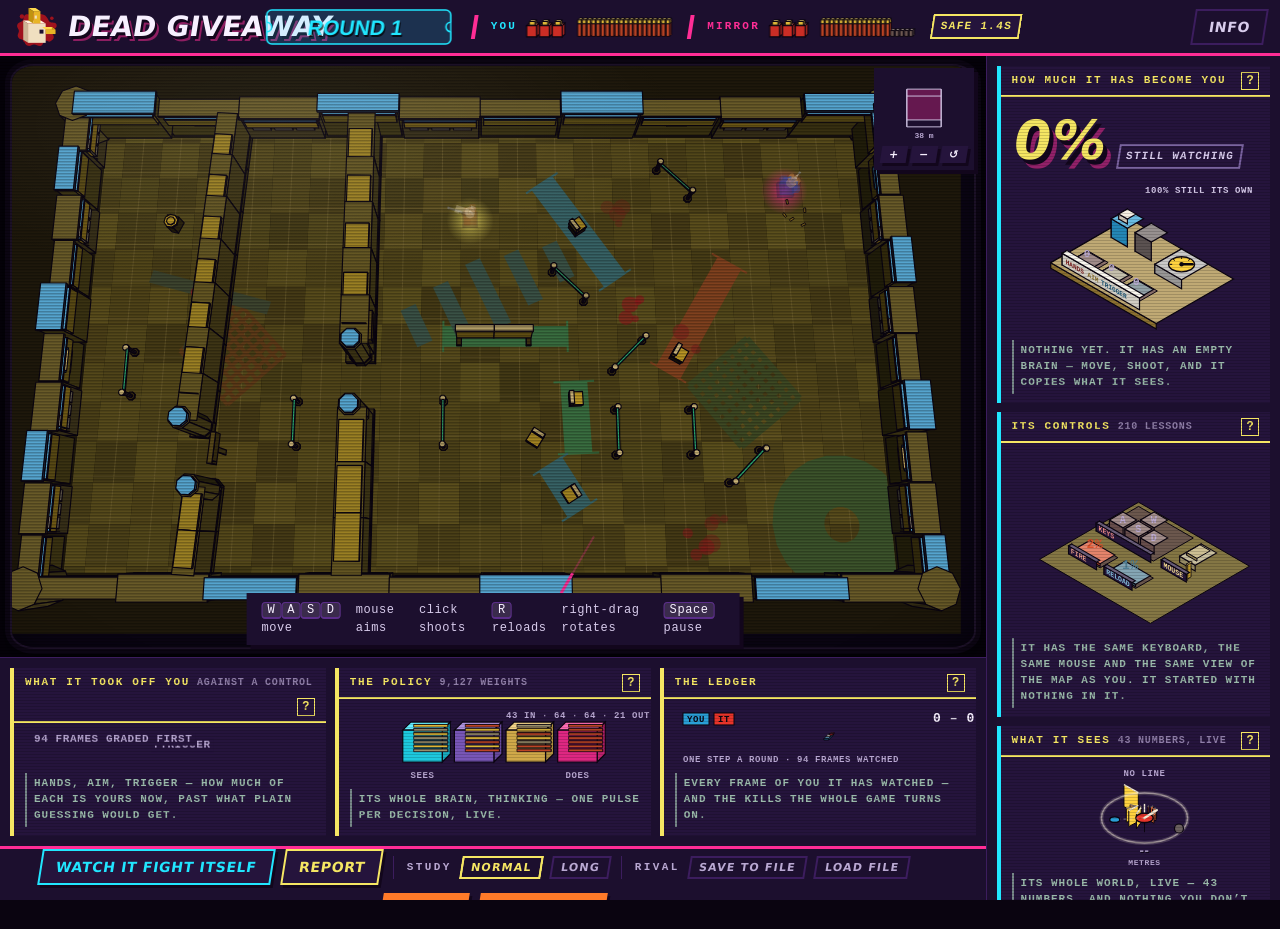
<file: index.html>
<!doctype html>
<html lang="en">
<head>
<meta charset="utf-8">
<meta name="viewport" content="width=device-width, initial-scale=1">
<title>Dead Giveaway — the Mirror is learning you</title>
<meta name="description" content="A top-down shooter against the Mirror — a model that learns how you move and fight. Everything it knows about you is on screen while you play.">
<link rel="icon" href="./favicon.svg" type="image/svg+xml">
<link rel="stylesheet" href="./css/app.css">
</head>
<body>

<!-- THE GAME IS THE PAGE. No splash, no click-to-play. -->
<div class="app">

  <header class="bar">
    <a class="mark" href="./" title="Dead Giveaway — reload (the round starts again; your saved rival is untouched)">
      <svg viewBox="0 0 100 100" width="44" height="44" aria-hidden="true">
      <!-- the mark, at a size that holds its own beside the wordmark: the 30px
           cut read as a pin next to 28px capitals -->
      <g fill="#9f121d"><path d="M50 22c9-3 19-1 24 5s4 10 9 12 10-1 13 4-1 10-6 12 -4 8-1 13 1 11-5 13-11-2-15 2-3 9-9 10-10-4-15-3-9 5-15 2-5-9-9-12-10-2-12-8 3-9 2-14-6-8-3-14 9-5 12-9 1-10 6-13 10 1 14-1 6-6 10-1z"/><circle cx="18" cy="26" r="5"/><circle cx="86" cy="30" r="4"/><circle cx="80" cy="78" r="5.5"/><circle cx="24" cy="80" r="3.5"/></g>
      <path d="M32 42 L72 42 L61 35 L21 35 Z" fill="#fff3de"/>
      <path d="M32 42 L21 35 L21 79 L32 86 Z" fill="#cdb595"/>
      <rect x="32" y="42" width="40" height="44" fill="#f0dfc0"/>
      <path d="M44 14 L60 14 L49 7 L33 7 Z" fill="#ffd94d"/>
      <path d="M44 14 L33 7 L33 35 L44 42 Z" fill="#c1930f"/>
      <rect x="44" y="14" width="16" height="28" fill="#e8b526"/>
      <rect x="47" y="24" width="5" height="7" fill="#f0dfc0"/>
      <path d="M72 56 L94 56 L86 50 L64 50 Z" fill="#ffd94d"/>
      <path d="M94 56 L94 66 L86 60 L86 50 Z" fill="#c1930f"/>
      <rect x="72" y="56" width="22" height="10" fill="#e8b526"/>
      <rect x="58" y="56" width="9" height="9" fill="#1c0f2e"/>
    </svg>
      <span class="hm hm-lg">Dead&nbsp;Giveaway</span>
    </a>

    <div class="status">
      <!-- THE ROUND, AS A FIGHT TICKET (chosen off the design sheet, three
           rounds of options). Drawn in hud.js: a clean slip for a Mirror
           that knows nothing about you,
           the SAME slip torn and taped back together when it walked in
           remembering you — the lesson count handwritten on the tape. -->
      <canvas class="st-round" id="pRound" width="200" height="42" role="img"
              aria-label="Round 1"></canvas>
      <span class="st-sep"></span>
      <!-- BOTH SIDES, THE SAME READOUT, DRAWN THE SAME WAY. Health as blood in
           the body and rounds as brass in the magazine, on one small canvas each
           so they can be lit and stacked like everything else in the arena
           rather than typed as pips. Equal arms is the premise; the header is
           where it is either honoured or quietly broken. -->
      <span class="st-side" id="sideYou">
        <b>you</b><canvas class="st-vit" id="vitYou" width="300" height="48"></canvas>
      </span>
      <span class="st-sep"></span>
      <span class="st-side st-foe" id="sideFoe">
        <b>mirror</b><canvas class="st-vit" id="vitFoe" width="300" height="48"></canvas>
      </span>
      <span class="st-safe" id="pProtect" hidden>safe 3.0s</span>
    </div>

    <div class="bar-right">
      <button class="ghosty" id="btnInfo" aria-expanded="false" aria-controls="infoPop">Info</button>
    </div>

    <div class="pop" id="infoPop" hidden role="dialog" aria-label="About Dead Giveaway">
      <h3 class="hm">Dead Giveaway</h3>
      <p>A top-down shooter whose enemy builds a model of how <em>you</em> move and
         aims where you are about to be. Every panel around the arena is reading
         that model live while you play.</p>
      <h4>Why a new Mirror flails at first</h4>
      <p>It really does start empty &mdash; every weight in the layer that decides
         what it does is zero. With nothing learned, each decision is an even coin
         flip, so round one opens with it firing, reloading and turning at random.
         It has your keys and no idea when to press them. It is shaped within
         seconds: over one minute, with nothing differing but whether the player
         pulled a trigger, it went from <em>6</em> shots to <em>56</em>.
         A rival you <em>Continue</em> is the exception &mdash; it walks in with
         everything it learned about you last time, and never flails at all.</p>
      <h4>Study pause</h4>
      <p>Between rounds it studies you and practises against a copy of itself.
         A longer pause means more practice per round &mdash; switch it between
         <em>normal</em> and <em>long</em> in the bar below.</p>
      <h4>Your data</h4>
      <p>Nothing is uploaded, ever. The model of you is saved in <em>your</em>
         browser only, so the Mirror can remember you between sessions &mdash;
         it never leaves your machine. When a saved rival exists the game asks
         before anything happens: <em>Continue</em> picks the fight back up,
         <em>Quick play</em> faces a blank Mirror and keeps nothing from that
         session, and <em>New story</em> erases the rival for good, once you
         confirm it. That card is the only thing that ever erases the memory
         &mdash; <em>New fight</em> in the bar below just starts a new world
         and leaves it alone. No account, no tracking,
         no analytics, no network requests at all.</p>
      <h4>How it is built</h4>
      <p>Plain ES modules, no framework and no build step. The 3&#8209;D is drawn by
         hand on a 2&#8209;D canvas and the network is about a hundred lines of
         arithmetic. Every room is generated from a seed rather than authored.</p>
      <div class="pop-plate">
        DEAD GIVEAWAY &middot; <a href="https://windnoise.org" target="_blank" rel="noopener"
     aria-label="Windnoise (opens in a new tab)">A WINDNOISE SOLUTION</a> &middot;
  <a href="https://github.com/HXXFX/deadgiveaway" target="_blank" rel="noopener"
     aria-label="Source repository on GitHub (opens in a new tab)">HXXFX</a><br>
        &copy; 2026 WINDNOISE &middot; ALL RIGHTS RESERVED
      </div>
    </div>
  </header>

  <main class="stage" id="stage">
    <!-- THE TUBE. A curved picture, scanlines and a darkened corner, because the
         reference this game is drawn from was made for a screen that bulged.
         The bend is an SVG displacement filter over the arena canvas only — the
         panels stay flat and legible — and render.js applies the same curve to
         the pointer so what you click is what you see. See CRT_K there.

         IT HAS TO BE THE CANVAS, NOT THIS DIV, and the reason is not obvious.
         The tube carries a drop shadow; a shadow is ink overflow; ink overflow
         enlarges an element's filter region. With the bend declared up here the
         displacement map stretched across the tube PLUS its shadow while the
         picture stayed the size of the tube, so the two were out of register
         and a band of shifted pixels sat along the bottom edge. Never move the
         filter back onto this div, and never give the canvas a shadow, outline
         or drop-shadow of its own — either one reopens it in silence. The
         measurements are in app.css and dev_log/HANDOFF.md section 89. -->
    <div class="tube" id="tube">
      <canvas id="view" tabindex="0" aria-label="Arena. Move with W A S D. Aim with the mouse. Click to shoot."></canvas>
      <div class="scan" aria-hidden="true"></div>
      <div class="glass" aria-hidden="true"></div>
    </div>

    <!-- TOP RIGHT of the viewport, where a 3-D tool puts it -->
    <div class="gizmo" id="gizmo" title="Drag to rotate · wheel to zoom · double-click to reset · a small map of the default view appears while the view is turned">
      <canvas id="cube" width="132" height="132"></canvas>
      <div class="gz-btns">
        <button id="zIn" title="Zoom in">+</button>
        <button id="zOut" title="Zoom out">&minus;</button>
        <button id="zReset" title="Reset the view">&#8634;</button>
      </div>
    </div>

    <div class="hint" id="hint">
      <span><kbd>W</kbd><kbd>A</kbd><kbd>S</kbd><kbd>D</kbd> move</span>
      <span>mouse aims</span>
      <span>click shoots</span>
      <span><kbd>R</kbd> reloads</span>
      <span>right&#8209;drag rotates</span>
      <span><kbd>Space</kbd> pause</span>
    </div>

    <div class="toast" id="toast" hidden><b class="hm hm-lg" id="toastT"></b><i id="toastS"></i></div>

    <!-- BETWEEN ROUNDS: a strip along the top of the arena, not a card in the
         middle of it. Read in passing, gone in three seconds, never in the way
         of the fight it is announcing. -->
    <div class="banner" id="banner" hidden>
      <b class="hm" id="bnKick"></b>
      <i id="bnLine"></i>
    </div>

    <!-- THE PAUSE, EXPLAINED BY PLAYING IT BACK. The beat between rounds got
         longer because the Mirror now rehearses in it, and an unexplained pause
         reads as a stall. This is not a loading animation: it is the actual
         practice fight it just had against a copy of itself, replayed. -->
    <div class="rehearse" id="rehearse" hidden>
      <canvas id="cRehearse" width="260" height="150"></canvas>
      <div class="rh-txt">
        <b id="rhKick">REHEARSING</b>
        <i id="rhLine">fighting a copy of you</i>
        <span id="rhStat"></span>
      </div>
    </div>

    <!-- BETWEEN ROUNDS: a glass card over the live arena, never a black screen.
         The fight keeps running behind it so the pace is not broken. -->
    <div class="sheet" id="sheet" hidden>
      <div class="sheet-in">
        <div class="kick" id="shKick">the Mirror worked something out</div>
        <div class="said hm hm-lg" id="shSaid"></div>
        <div class="note" id="shNote"></div>
        <div class="stats" id="shStats"></div>
        <button class="go hm" id="shGo">Continue</button>
        <button class="go hm alt" id="shGo2" hidden>No</button>
        <button class="go hm alt" id="shGo3" hidden>No</button>
      </div>
    </div>

    <div class="paused" id="pausedVeil" hidden>
      <span class="hm hm-lg">Paused</span><i>press Space or the button below</i>
    </div>

    <div class="boot" id="boot"><span>Starting the arena&hellip;</span></div>
  </main>

  <!-- RIGHT RAIL: the three panels about YOU. Sized to fit, never scrolls. -->
  <aside class="rail">
    <!-- EVERY PANEL: the picture carries the live INFO text, one short line of
         description sits at the bottom, and the EXPLANATION lives behind the
         "?" — the player asked for exactly this split. The help pop covers the
         card's own body (see .pop-card): .card{overflow:hidden} clips anything
         that tries to float outside, and every card sits at a screen edge, so
         "the back of the card" is the one placement that never needs measuring. -->
    <section class="card knows">
      <h2>How much it has become you
        <button class="qm" id="qmKnow" aria-expanded="false" aria-controls="helpKnow"
                aria-label="How to read this panel"><span>?</span></button></h2>
      <div class="pop pop-card" id="helpKnow" hidden role="dialog"
           aria-label="How to read: how much it has become you">
        <h4>How to read it</h4>
        <p>The bench: your mask, the copy of it filling to the score, the dial
           reading the same score, and the three gauges the score is made of —
           hands, aim, trigger.</p>
        <h4>The number is an edge, not a score</h4>
        <p>Each gauge is how far past a <em>control</em> the policy got — the
           best answer that needs no learning. Beat nothing, score nothing.</p>
        <p><em>hands</em> (45%) is graded at the moments you change keys: a held
           key predicts itself, so only your decisions can show a style. It
           unlocks after a hundred key changes — about <em>twenty seconds</em> of
           ordinary play, longer if you move in long straight lines. If you never
           move there is nothing to grade, and it stays at zero honestly.</p>
        <p><em>aim</em> (30%) is graded only on frames where you actually turn,
           against always guessing your commonest direction.</p>
        <p><em>trigger</em> (25%) is how many times more likely it is to call a
           shot on a frame you shot than on one you did not.</p>
        <h4>Why it can be trusted</h4>
        <p>Every frame is graded before it is learned from, so the score is
           never a memory of its own training set. &ldquo;Still watching&rdquo;
           clears after 600 graded frames.</p>
        <h4>The number is eased, and here is exactly how</h4>
        <p>The raw measurement jitters hard enough to read as the Mirror
           forgetting you, so this dial is smoothed: it climbs quickly toward a
           rise and is held to three points a second on the way down. What you
           see is a few seconds behind the raw number, and never a different
           story from it. Nothing else on the screen is smoothed.</p>
      </div>
      <!-- THE NUMBER IS AN EDGE, NOT A SCORE. Each of the three parts below is
           how far past a control the policy got - a control that needed no
           learning at all. A bar without its control is decoration, and an
           earlier version of this panel awarded 79% to a test player with no
           movement style, because the number under it was paying out for the
           fact that a moving body keeps moving. -->
      <div class="know-row">
        <div class="big hm hm-lg" id="knowNum">0%</div>
        <span class="know-use" id="knowUse" data-on="0">still watching</span>
      </div>
      <!-- THE BENCH. Everything this panel knows, on one surface: your mask,
           the copy being made of it filling to the score, the dial reading the
           same score, and the three components as gauges along the front.
           The meter and the three small meters that used to be here are gone —
           they were these three numbers a second time, which is a panel arguing
           with itself. See drawKnow in hud.js. -->
      <!-- THE DECK, ABOVE THE PICTURE — see .deck in app.css for why it moved.
           It says what the panel is while the panel has nothing to say, and
           retires once the bench is live. Every word of it is still behind
           the "?" above. -->
      <!-- THE BENCH. See drawKnow in hud.js. -->
      <canvas id="cKnow" height="300"></canvas>
      <div class="standfirst" id="noticed">Nothing yet. It has an empty brain &mdash;
        move, shoot, and it copies what it sees.</div>
    </section>

    <section class="card">
      <h2>Its controls <span class="hint-i" id="copyN">no lessons yet</span>
        <button class="qm" id="qmLoop" aria-expanded="false" aria-controls="helpLoop"
                aria-label="How to read this panel"><span>?</span></button></h2>
      <div class="pop pop-card" id="helpLoop" hidden role="dialog"
           aria-label="How to read: its controls">
        <h4>How to read it</h4>
        <p>Your controls, in its hands: the keyboard at the back, the mouse
           beside it, the trigger and the reload in front. A pressed key sinks,
           and the fan on the desk is every direction it weighed for the turn it
           is about to make.</p>
        <h4>The lights are wants, not states</h4>
        <p>Each figure is a live probability — how hard it wants that control
           right now. It decides at a hand&rsquo;s tempo, about twelve decisions
           a second, not sixty.</p>
        <h4>The fair game</h4>
        <p>It has exactly what you have: the same keys, the same mouse, the same
           movement and shooting rules, and it reads your health and ammo the
           same way you read its off the header. Nothing extra, nothing
           missing.</p>
      </div>
      <canvas id="cLoop" height="200"></canvas>
      <p class="standfirst" id="cmpCap">Its live wants — each key, the turn, the
        trigger, the reload.</p>
    </section>

    <section class="card grow">
      <h2>What it sees <span class="hint-i" id="senseN">numbers, live</span>
        <button class="qm" id="qmSense" aria-expanded="false" aria-controls="helpSense"
                aria-label="How to read this panel"><span>?</span></button></h2>
      <div class="pop pop-card" id="helpSense" hidden role="dialog"
           aria-label="How to read: what it sees">
        <h4>How to read it</h4>
        <p>The dome is its whole world. The sixteen fins are its distance
           feelers, one every 22.5&deg; — tall and gold is open space, short and
           red is a wall at its shoulder. The pale spoke is where it is facing;
           the blue mark is you.</p>
        <p>A solid line to you means it could shoot you right now; dashed means
           the line is blocked. Around the dome is a fixed ring, engraved like an
           instrument bezel: the range and its unit on the lower arc, how long the
           line has been open on the upper, and a lamp that lights when something
           is in the air at it. The readings sit on the ring, clear of the turning
           fins, so nothing the dome does can cross them.</p>
        <h4>What it is given</h4>
        <p>This picture is not drawn <em>from</em> the input — it <em>is</em>
           the input: the 43 numbers the policy receives each frame, live.
           Nothing here is something you cannot see on your own screen.</p>
      </div>
      <canvas id="cSense"></canvas>
      <p class="standfirst" id="senseCap">Its whole world, live — 43 numbers, and
        nothing you don’t get too.</p>
    </section>
  </aside>

  <!-- BOTTOM PANEL: the three panels about THE MODEL, side by side so nothing
       has to be scrolled to. Real-time information cannot live below the fold. -->
  <!-- BOTTOM PANEL: the model itself, side by side so nothing has to be
       scrolled to. Real-time information cannot live below the fold. -->
  <div class="deck">
    <section class="card">
      <h2>What it took off you <span class="hint-i">against a control</span>
        <button class="qm" id="qmMiss" aria-expanded="false" aria-controls="helpMiss"
                aria-label="How to read this panel"><span>?</span></button></h2>
      <div class="pop pop-card" id="helpMiss" hidden role="dialog"
           aria-label="How to read: what it took off you">
        <h4>How to read it</h4>
        <p>Three columns on one plate. The plate is the <em>control</em> — the
           score a thing that learned nothing would get — and each column is
           what the policy took past it. Zero means no better than the obvious
           answer.</p>
        <p><em>hands</em> — did it call your new key set at the moments you
           change keys, against the best no-learning guess. <em>aim</em> — the
           direction you turned, against your commonest direction.
           <em>trigger</em> — whether its trigger reads higher on the frames you
           fired, against firing at your average rate.</p>
        <h4>&ldquo;Graded first&rdquo;</h4>
        <p>Every frame is scored before it is trained on, so no column is a
           memory of the training set.</p>
      </div>
      <canvas id="cMiss"></canvas>
      <p class="standfirst" id="missCap">Hands, aim, trigger — how much of each is
        yours now, past what plain guessing would get.</p>
    </section>
    <section class="card">
      <h2>The policy <span class="hint-i" id="brainN"></span>
        <button class="qm" id="qmBrain" aria-expanded="false" aria-controls="helpBrain"
                aria-label="How to read this panel"><span>?</span></button></h2>
      <div class="pop pop-card" id="helpBrain" hidden role="dialog"
           aria-label="How to read: the policy">
        <h4>How to read it</h4>
        <p>The actual network, live: 43 numbers in, two hidden layers of 64, and
           the decisions out — four keys, the choice of turn, the trigger, the
           reload. The pulse is one decision crossing it, about twelve a second,
           and its brightness is how much the layer it is passing is actually
           doing. The marks on each slab are real activations, sampled across
           the whole layer.</p>
        <h4>What it does not show</h4>
        <p>The weights — there are thousands, and any picture of them is a grey
           rectangle. You are watching the thinking, not the wiring.</p>
        <h4>All of it</h4>
        <p>This one policy, plus a small dedicated reload net trained the same
           way from the same frames, is everything. There is no scripted bot
           behind it — no orbit, no peek timer, no routing, no cadence written
           by hand.</p>
      </div>
      <canvas id="cBrain"></canvas>
      <p class="standfirst" id="brainCap">Its whole brain, thinking — one pulse per
        decision, live.</p>
    </section>
    <section class="card">
      <h2>The ledger
        <button class="qm" id="qmSpark" aria-expanded="false" aria-controls="helpSpark"
                aria-label="How to read this panel"><span>?</span></button></h2>
      <div class="pop pop-card" id="helpSpark" hidden role="dialog"
           aria-label="How to read: the ledger">
        <h4>How to read it</h4>
        <p>A staircase of the whole session, one tread a round: the wide blue
           treads are your kills, the narrow red steps behind them are its. It
           is kept as it happens, never rebuilt from a summary afterwards.</p>
        <h4>Why the kills matter</h4>
        <p>It learns killing from exactly one source: watching you win. If you
           have never killed it, it has never seen a kill. A round only ends
           when somebody dies, and between rounds it takes one rehearsal step
           against a frozen copy of itself and keeps what worked.</p>
      </div>
      <canvas id="cSpark"></canvas>
      <p class="standfirst" id="sparkCap">Every frame of you it has watched — and the
        kills the whole game turns on.</p>
    </section>
  </div>

  <div class="dock">
    <!-- THREE CONTROLS LEFT ON THE PLAYER'S CALL. First-person was a second
         camera to maintain for a game that is read from above; "Mirror's guess"
         drew a prediction the rebuilt policy no longer makes, so the button did
         nothing; and the crowd toggle argued with the premise — this is you
         against the best version of yourself, and there is one of you. It is
         always a duel now. -->
    <button id="btnWatch" class="you" aria-pressed="false">Watch it fight itself</button>
    <button id="btnReport" class="alt"
            title="Everything this session measured, in text you can read and paste.">Report</button>
    <!-- STUDY PAUSE, SURFACED. It used to live only in the Info popup, three
         screens deep; it is a between-rounds setting the player may want mid-run,
         so it sits on the dock. Same ids as before, so main.js wires it
         unchanged. -->
    <span class="dock-seg" role="group" aria-label="Study pause between rounds">
      <span class="dock-seg-l">study</span>
      <button class="ghosty studybtn" id="pauseNorm" aria-pressed="true"
              title="Normal between-round study pause.">normal</button>
      <button class="ghosty studybtn" id="pauseLong" aria-pressed="false"
              title="Longer pause: more practice per round.">long</button>
    </span>
    <!-- YOUR RIVAL, AS A FILE. A browser store is the only place the brain
         lived, and one browser's store turned out to be in memory: four
         sessions of it went with an app restart. SAVE TO FILE writes exactly
         what the game saves for itself; LOAD FILE brings one back and makes it
         the rival from here on. Same segment style as the study switch. -->
    <span class="dock-seg" role="group" aria-label="Your rival, as a file">
      <span class="dock-seg-l">rival</span>
      <button class="ghosty studybtn" id="brainSave"
              title="Write the rival's whole brain to a file in your downloads. It is the same record the game keeps in this browser, and nothing is sent anywhere.">save to file</button>
      <button class="ghosty studybtn" id="brainLoad"
              title="Load a rival from a file saved here or in another browser. It becomes your saved rival in this browser.">load file</button>
      <input type="file" id="brainFile" accept=".json,application/json" hidden>
    </span>
    <span class="dock-gap"></span>
    <button id="btnPause" class="warm">Pause</button>
    <!-- RENAMED from "Start over", which collided with the boot card's "New
         story" — two buttons that sounded like the same act, one of which
         erased the Mirror's memory. This one never touches memory. The id is
         unchanged so nothing that switches on it had to move. -->
    <button id="btnReset" class="warm"
            title="New world, round one. The Mirror keeps everything it has learned.">New fight</button>
  </div>

<!-- THE REPORT. Plain text on purpose: it can be read here, selected, and pasted
     straight into a conversation. A chart cannot be pasted, and the whole point
     of this panel is that what happened in a real session reaches whoever is
     fixing it. -->
<div class="rpt" id="rpt" hidden role="dialog" aria-modal="true" aria-label="Session report">
  <div class="rpt-box">
    <div class="rpt-bar">
      <h2 class="hm">Session report</h2>
      <span class="rpt-note" id="rptNote"></span>
      <button id="rptCopy" class="alt">Copy</button>
      <button id="rptClose" class="warm">Close</button>
    </div>
    <pre id="rptText"></pre>
  </div>
</div>
</div>

<script>
  window.__booted = false;
  setTimeout(function () {
    if (window.__booted) return;
    var b = document.getElementById('boot');
    if (b) b.innerHTML = '<span>The game did not start. This page needs to be served ' +
      'over http, not opened from disk &mdash; run <code>Open.bat</code>, ' +
      'or check the browser console.</span>';
  }, 4000);
</script>
<script type="module" src="./js/main.js"></script>
<!-- The displacement map is generated once at startup from the same constant
     the pointer correction uses, so the picture and the mouse cannot drift —
     PROVIDED the filter stays on the canvas. While it was declared on .tube
     they did drift, and nobody noticed for months: measured against a fixed
     corner, the picture moved about 30px where curvePointer was correcting for
     23.3px, so aim was being adjusted for a curve the screen did not have. -->
<svg class="crtdefs" aria-hidden="true" width="0" height="0">
  <filter id="crtBend" x="0%" y="0%" width="100%" height="100%"
          color-interpolation-filters="sRGB">
    <feImage id="crtMap" preserveAspectRatio="none" result="map"></feImage>
    <feDisplacementMap in="SourceGraphic" in2="map" id="crtDisp"
                       xChannelSelector="R" yChannelSelector="G"></feDisplacementMap>
  </filter>
</svg>
</body>
</html>
</file>
<file: css/app.css>
/*
 * Dead Giveaway.
 *
 * WHERE TO CHANGE THINGS
 *   the look .............. this file
 *   every tunable number .. js/config.js   (one source of truth, on purpose)
 *   what a panel draws .... js/hud.js
 *   the arena render ...... js/render.js
 *
 * TYPE — .hm is the house voice.
 * The reference sets everything in a heavy, leaning, all-caps face with a HARD
 * OFFSET SHADOW and no soft edges anywhere. There is no webfont here on purpose:
 * a font file is a dependency that must download before the title can be read,
 * so the effect is carried by weight, skew, tracking and a stepped shadow. If a
 * real display face is ever bundled it goes in --display and this all inherits.
 *
 * CONTRAST MEASURED against --panel-2 #25143c, the ground the card text actually
 * sits on — measuring against the darker --panel once hid --ink-3 sitting at
 * 4.43, under the floor:
 *   --ink 15.2:1  --ink-2 11.1:1  --ink-3 7.7:1  --hot 4.9:1  --cool 11.1:1
 *   --acid 13.2:1  --track 3.3:1 (non-text)
 * Floor is 4.5:1 for text and 3:1 for non-text.
 *
 * COLOUR CARRIES MEANING AND IS NOT FREE:
 *   --hot = IT   --cool = YOU   --acid = what it knows about you
 *   --warm = neither (pause, new fight)
 * Nothing decorative may use the first three.
 */
:root{
  --bg:#0a0410; --panel:#1c0f2e; --panel-2:#25143c;
  --line:#3c1d5e; --raise:#5b2d8a; --track:#7a63a0;
  /* THE GROUND EVERY 3-D PANEL STANDS ITS OBJECTS ON, and for a long time it
     did not exist. hud.js and viz3d.js both read tok('panel-line') into P.grid
     and draw eight plates with rgba(P.grid, 0.3-0.45) — but --panel-line was
     never declared, so tok returned '', rgba built "rgba(NaN,NaN,NaN,.3)", and
     canvas SILENTLY IGNORES an invalid fillStyle and keeps the previous one.
     Every one of those plates was therefore painted in whatever colour the
     last drawing call happened to leave behind: the controls desk came out
     brass because the label strips drawn just before it were brass, and it had
     been other colours before that. A missing custom property is not a
     fallback, it is a stale-paint bug with no error attached. */
  --panel-line:#3c1d5e;
  /* THE DESCRIPTION UNDER EACH PICTURE, and a role name rather than a colour
     name so it cannot drift into decoration elsewhere. Chosen off the design
     sheet from eight unreserved hues all tuned to ~8:1, so it was picked on
     hue rather than on brightness. Measured 7.95:1 on the card and 8.55:1 on
     the deck row. It sits 109 RGB units from --good, past the 90 this app
     already uses as the bar for two colours being clearly different, so a
     green-grey sentence cannot be read as a status green. */
  --standfirst:#9ab9aa; --standfirst-rule:#778889;
  /* --ink-3 CARRIES ALMOST EVERY SMALL LABEL IN THIS APP, and at #a48fc2 it
     measured 5.9:1 on the card ground — over the 4.5 floor, but that floor is
     for body text at comfortable sizes, not for eleven-pixel uppercase tracked
     out to .18em, which is the hardest thing to read on the whole screen. It is
     lifted to 7.4:1, and --ink-2 with it, so the two still read as a hierarchy.
     Nothing here is decorative grey any more. */
  --ink:#f7f0ff; --ink-2:#d8ccec; --ink-3:#b9a8d2;
  --hot:#ff2d95; --cool:#21e6ff; --acid:#f5e663; --good:#3ef2a0;
  --warm:#ff7a29;
  --shadow:#12061c;

  --stage:#0d0618; --floor:#3d2340; --floor2:#472a4a; --grid:#5a3560;
  --wall:#150c1e; --blood:#9f121d; --body:#f4eeff;
  /* BLOOD GOT BRIGHTER WHEN THE FLOORS DID. At #8d1236 it sat at luminance
     0.064, which was a bright stain on a floor at 0.026 and an invisible one on
     a floor at 0.050 — measured at 1.03:1 against the new banking hall. The
     reference's blood is arterial, not dried, so it goes UP rather than the
     floors coming back down: 1.4:1 or better on the darkest tile of all nine
     venues, and 156 RGB units clear of --hot. */
  /* Five venue colours, not three. With three, a bar, an arcade and an office
     were all the same blue and the only thing telling them apart was the
     furniture — which is the half of the signal that is hardest to read from
     the camera this game uses. Both new ones are at least 90 RGB units from
     --hot, --cool and --acid so they can never be mistaken for the marks that
     carry meaning, and every one is capped under the actors at draw time. */
  --prop-a:#d94f2b; --prop-b:#2fb87a; --prop-c:#2a9fd6;
  --prop-d:#8a63d2; --prop-e:#c9a227;

  --mono: ui-monospace,"SF Mono","Cascadia Mono",Menlo,Consolas,monospace;
  /* CONDENSED FIRST, and that reorder is most of the difference.
     Arial Black led this list, and Arial Black is a WIDE face — it is the one
     thing the reference's lettering is not. Haettenschweiler and Impact are
     both extremely narrow, both ship with Windows, and both are far closer to a
     drawn poster letter than anything a browser will synthesise. Arial Black
     stays at the back as the fallback for machines that have neither, where the
     scaleX below does the condensing instead.
     No webfont, still: a font file is a dependency that has to download before
     the title can be read, and this game is on screen before anything finishes
     loading. */
  /* IMPACT FIRST, not Haettenschweiler. Haettenschweiler is narrower than Impact
     and its counters — the holes in the O, the R, the 0 — very nearly close on
     their own. Put a shadow behind it and they close completely, which is what
     turned the logo, ROUND 6, PAUSED and 0% into stripes. Impact is the poster
     face this look actually comes from: heavy and narrow, with counters that
     survive being sat on. */
  --display:"Impact","Haettenschweiler","Franklin Gothic Heavy",
            "Arial Black",system-ui,sans-serif;
  /* raised a step across the board: 10px uppercase at .18em tracking is a
     label you decode rather than read, and this app is mostly labels */
  --fs-body:13px; --fs-small:12px; --fs-label:12px; --fs-micro:11px;
  /* The deck was 172px, which left each canvas about 80px of drawing height —
     enough for a shape, not enough for a shape WITH LABELS, and unlabelled
     charts were the thing that read as decoration. 210px gives every deck
     canvas ~118px, measured, which is what the axis text needs. */
  --bar-h:56px; --rail-w:308px; --deck-h:210px; --dock-h:54px;
}
*{box-sizing:border-box}
[hidden]{display:none !important}
html,body{height:100%;margin:0;overflow:hidden}
body{background:var(--bg);color:var(--ink);
     font:13px/1.5 var(--mono);-webkit-font-smoothing:antialiased}
kbd{background:#3a2b4c;border:1px solid var(--raise);border-bottom-width:2px;
    border-radius:4px;padding:0 5px;font:inherit;font-size:var(--fs-small);color:var(--ink)}

/* Closer to the reference: heavier, tighter, condensed by a horizontal squash,
   and a THREE-STEP shadow that ends in a magenta ghost — the reference's letters
   sit on a hard dark step with a coloured fringe rather than on a soft blur.
   scaleX condenses without needing a condensed face to exist on the machine,
   which is the whole reason there is no webfont here. */
/* ONE HARD STEP. Nothing else.
 *
 * This had nine shadow layers, a cyan offset up and to the left, negative
 * tracking and an 0.88 horizontal squash on top of a face that is already one of
 * the narrowest ever cut. Every one of those decisions was defensible alone and
 * together they filled in the counters and closed the gaps between letters:
 * the logo, ROUND 6, PAUSED and 0% were unreadable on screen.
 *
 * What the reference actually does is far simpler — a heavy narrow letter, set
 * solid, sitting on ONE hard offset shadow. The weight is in the face, not in
 * the effects piled behind it. No squash (the face is the condensation), tracking
 * slightly POSITIVE so letters stay separate, and a lean rather than a topple. */
.hm{font-family:var(--display);font-weight:900;text-transform:uppercase;
    letter-spacing:.012em;display:inline-block;
    transform:skewX(-9deg);
    /* EM, NOT PX. A fixed 3px step is a tenth of a 28px cap and a twentieth of a
       66px one, so one number cannot be right for both: at the small end the
       shadow swallowed the letter and at the large end it vanished. */
    text-shadow:.085em .085em 0 var(--shadow)}
/* THE BIGGEST TYPE GETS A SECOND STEP, in magenta, and that is the whole of it.
   A misregistered colour ghost is the reference's signature, but it belongs
   BEHIND the letter where it reads as bad printing — not in front of it and not
   on both sides, which reads as a blur. */
.hm-lg{
    text-shadow:
      .09em .09em 0 var(--shadow),
      .17em .17em 0 rgba(255,45,149,.5)}

/* ---- THE LAYOUT ENGINE ---------------------------------------------------
 *
 * Every panel here is a live readout of something happening right now, so a
 * panel that is off the screen or clipped in half is worse than one that is not
 * there: it is a number the player half-reads. The old grid was two fixed
 * measurements — a 308px rail and a 210px deck — with `overflow:hidden` under
 * them, which on a narrow window quietly cut the panels off, and on a wide one
 * left the rail the same size it had been on a laptop.
 *
 * Three rules replace them:
 *
 *   FLUID BOUNDS, NOT FIXED ONES. The rail and the deck are clamped to a range
 *   with a viewport-relative middle, so they grow with the window and stop
 *   before they eat the arena.
 *
 *   THE DECK REFLOWS ITSELF. auto-fit over a minimum column width means three
 *   panels become two and then one as the window narrows, without a breakpoint
 *   being written for each step.
 *
 *   AND WHEN IT NO LONGER FITS, IT MOVES rather than being cropped. Under
 *   980px the rail stops being a column beside the arena and becomes a row of
 *   panels beneath it; the whole shell scrolls as one page instead of six
 *   little clipped boxes.
 */
:root{
  --rail-w:clamp(258px, 23vw, 360px);
  --deck-h:clamp(158px, 21vh, 240px);
}
.app{display:grid;
     grid-template-columns:minmax(0,1fr) var(--rail-w);
     grid-template-rows:var(--bar-h) minmax(0,1fr) var(--deck-h) var(--dock-h);
     height:100%}

/* ---- top bar ------------------------------------------------------------ */
.bar{grid-column:1 / -1;grid-row:1;position:relative;display:flex;align-items:center;
     padding:0 14px;background:var(--panel);border-bottom:3px solid var(--hot)}
.mark{display:flex;align-items:center;gap:10px;color:var(--ink);text-decoration:none}
.mark span{font-size:28px;letter-spacing:.01em}
.mark:hover{color:var(--hot)}
.mark:focus-visible{outline:2px solid var(--hot);outline-offset:3px}
.bar-right{margin-left:auto}

.status{position:absolute;left:50%;top:50%;transform:translate(-50%,-50%);
        display:flex;align-items:center;gap:14px;white-space:nowrap}
/* the round is a drawn ticket now, not type — see roundTicket in hud.js.
   THE CANVAS MUST HAVE A CSS SIZE — see fitCanvas in util.js. */
.st-round{display:block;width:200px;height:42px;flex:none}
/* the two vitals readouts: a label and a small canvas each, and nothing else.
   What is inside them is drawn in hud.js so it can share the arena's language.
   THE CANVAS MUST HAVE A CSS SIZE — see fitCanvas in util.js. */
.st-side{display:flex;align-items:center;gap:8px}
.st-side b{font-size:var(--fs-micro);font-weight:700;letter-spacing:.2em;
  text-transform:uppercase;color:var(--ink-3)}
#sideYou b{color:var(--cool)}
#sideFoe b{color:var(--hot)}
/* wider and taller: three drops and twenty cartridges need the room, and at
   seventeen pixels the shapes were smaller than their own outlines */
.st-vit{display:block;width:150px;height:24px;flex:none}
.st-sep{width:4px;height:24px;background:var(--hot);transform:skewX(-9deg)}
.st-safe{font-family:var(--mono);font-size:11px;font-weight:700;letter-spacing:.12em;
  text-transform:uppercase;color:var(--acid);background:var(--panel-2);
  box-shadow:inset 0 0 0 2px var(--acid);
  border-radius:0;padding:4px 9px;font-variant-numeric:tabular-nums;
  transform:skewX(-9deg)}

/* BUTTONS ARE BLOCKS. The reference has no rounded corners, no borders that are
   a shade of the background, and no small grey type: it has slabs of saturated
   colour with heavy skewed lettering sitting on a hard shadow. Every control in
   this app is now one of those, which is the difference between a game with a
   toolbar attached and a game. */
button{font-family:var(--display);font-weight:900;font-size:14px;letter-spacing:.05em;
  text-transform:uppercase;background:var(--panel-2);color:var(--ink);
  border:0;border-radius:0;padding:11px 16px;cursor:pointer;line-height:1;
  transform:skewX(-9deg);box-shadow:3px 3px 0 var(--shadow);
  transition:transform .08s,box-shadow .08s}
button > *{display:inline-block;transform:skewX(9deg)}
button:hover:not(:disabled){box-shadow:5px 5px 0 var(--shadow);transform:skewX(-9deg) translate(-1px,-1px)}
button:active:not(:disabled){box-shadow:1px 1px 0 var(--shadow);transform:skewX(-9deg) translate(2px,2px)}
button:focus-visible{outline:3px solid var(--acid);outline-offset:3px}
button:disabled{opacity:.4;cursor:default;box-shadow:none}
/* THE COLOUR SYSTEM, SAID ONCE.
   cyan --cool  = YOU: your health, your bars, your ground mark, your ghost.
   pink --hot   = THE MIRROR: its health, its shots, its misses, its body count.
   acid --acid  = WHAT IT KNOWS: every learning panel, the guess mark, the meter.
   orange --warm= the system: pause, new fight, things that are neither of you.
   green --good / orange --warm = SIGNED DATA inside charts (+/-), so that plus
   and minus can never be mistaken for you and it. A pressed VIEW toggle goes
   ink-white: a camera is nobody's colour. */
button[aria-pressed="true"]:not(:disabled){background:var(--ink);color:#160a1e}
/* the Mirror's own controls: how many bodies carry it */
button.foe{background:var(--panel-2);color:var(--hot);
  outline:2px solid var(--hot);outline-offset:-2px}
button.foe[aria-pressed="true"]:not(:disabled){background:var(--hot);color:#160a1e}
/* yours: the ghost that stands in for you */
button.you{background:var(--panel-2);color:var(--cool);
  outline:2px solid var(--cool);outline-offset:-2px}
button.you[aria-pressed="true"]:not(:disabled){background:var(--cool);color:#04212a}
button.ghosty{background:transparent;box-shadow:none;color:var(--ink-2);
  outline:2px solid var(--line);outline-offset:-2px}
button.ghosty:hover:not(:disabled){color:var(--hot);outline-color:var(--hot);
  box-shadow:none;transform:skewX(-9deg)}
/* Pause and New fight are neither IT nor YOU, so they take the one colour that
   means neither — and they sit together, away from the play controls. */
button.warm{background:var(--warm);color:#1d0d02}
button.warm:hover:not(:disabled){filter:brightness(1.12)}
button.alt{background:var(--panel-2);color:var(--acid);
  outline:2px solid var(--acid);outline-offset:-2px}
button.alt[aria-pressed="true"]:not(:disabled){background:var(--panel);color:var(--acid);
  box-shadow:inset 0 0 0 2px var(--acid),3px 3px 0 var(--shadow)}
.seg{display:inline-flex;gap:2px}
.seg button{box-shadow:3px 3px 0 var(--shadow)}

/* ---- info popover -------------------------------------------------------- */
.pop{position:absolute;right:12px;top:calc(100% + 6px);z-index:40;width:350px;
     background:var(--panel-2);border:0;border-top:4px solid var(--hot);border-radius:0;
     padding:15px 17px;box-shadow:8px 8px 0 var(--shadow),0 14px 34px rgba(0,0,0,.6);
     /* IT MUST NOT RUN OFF THE BOTTOM OF A SHORT SCREEN. The panel grew to 712px
        when the cold-start section was added, which clears a 982px window and
        overflows a 768px laptop -- taking the credit plate, the last thing in it,
        off screen with no way to reach it. Cap against the viewport and let the
        panel scroll rather than the page. */
     max-height:calc(100vh - 72px);overflow-y:auto;overscroll-behavior:contain}
.pop h3{margin:0 0 9px;font-size:22px}
.pop h4{margin:13px 0 4px;font-size:var(--fs-micro);letter-spacing:.18em;
        text-transform:uppercase;color:var(--ink-3);font-weight:700}
.pop p{margin:0;font-size:var(--fs-small);line-height:1.62;color:var(--ink-2)}
.pop em{font-style:normal;color:var(--acid);font-weight:700}
.poplink{color:var(--cool);font-weight:700;text-underline-offset:3px}
.poplink:hover{color:var(--hot)}
.pop-plate{margin-top:15px;padding-top:11px;border-top:1px solid var(--line);
  /* TRACKING TIGHTENED so the provenance line holds on ONE line — measured at
     310px in a 301px plate at .055em, which wrapped; .028em brings it to ~297px.
     Per the maker's-mark rule: tighten the plate, do not break the line. */
  font-size:var(--fs-micro);letter-spacing:.028em;color:var(--ink-3);
  text-align:center;line-height:1.9;white-space:nowrap}
/* THE PROVENANCE LINE MUST NOT WRAP. It is the longest string in the panel,
   so the .09em that suits the headings this plate borrows from overflowed it:
   327px needed against 316px available, and the two-line stamp rendered as
   three. .055em measures 310px, which leaves 6px of real slack -- .065em also
   "fits" at 1px and is a trap, because sub-pixel rounding and the fallback font
   before the webfont settles both eat more than that. Re-measure if the string
   or the 350px .pop width ever changes. */


/* THE PLATE IS ONE STAMP, NOT A SENTENCE WITH LINKS IN IT. Both an underline
   and a brighter link colour were tried and rejected: either one cuts a single
   marking into three pieces. The links inherit the plate grey and stay invisible
   until hover or focus; the pointer cursor does the rest. */
.pop-plate a{color:inherit;text-decoration:none}
.pop-plate a:hover{color:var(--ink)}
.pop-plate a:focus-visible{color:var(--ink);outline:1px solid var(--cool);outline-offset:2px}


/* ---- stage -------------------------------------------------------------- */
.stage{grid-column:1;grid-row:2;position:relative;background:#05020a;overflow:hidden;
  /* the room the tube sits in, so the bulge has somewhere to bulge into */
  padding:10px 12px}

/* ---- the tube ------------------------------------------------------------
 * A curved picture wants three things a flat one does not: geometry that bends,
 * light that falls off toward the corners, and the scan structure of a screen
 * that drew its image one line at a time. The bend is the SVG filter; the other
 * two are painted over the top and cost nothing per frame.
 */
.tube{position:absolute;inset:10px 12px;overflow:hidden;
  border-radius:22px/16px;
  background:var(--stage);
  box-shadow:0 0 0 2px #1b1026, 0 0 0 7px #0b0512,
             0 14px 34px rgba(0,0,0,.75),
             inset 0 0 60px rgba(0,0,0,.55);
}
/* THE BEND GOES ON THE PICTURE, NOT ON THE WHOLE TUBE.
 *
 * MEASURED ROOT CAUSE, 2026-09-02, in the owner's Chrome at device pixel ratio
 * 1.25 with a 1664x674 tube. With the filter on .tube the bottom of the arena
 * showed a band: the bottom wall row crushed into a doubled strip with a hard
 * seam across the full width. Moving the filter to the canvas removed it.
 *
 * The deciding experiment was neither of those. It was setting box-shadow:none
 * on .tube while LEAVING the filter there — the band vanished. Put the shadow
 * back and it returned. border-radius and overflow were ruled out the same way,
 * one at a time, in the same tab and the same frame.
 *
 * So the mechanism is the SHADOW, not the bend. .tube carries
 * '0 14px 34px rgba(0,0,0,.75)', which is ink overflow, and ink overflow
 * enlarges the element's filter region. The displacement map is an feImage at
 * width="100%" height="100%", so it stretches across that ENLARGED region while
 * the picture it displaces still occupies only the border box. Map and pixels
 * are no longer registered, and the error is worst where the map's gradient is
 * steepest — the edges. Hence a band along the bottom.
 *
 * Measured on the static corner pillar: with the filter on the canvas it moves
 * 23px left, matching the formula's predicted 23.3px there. With the filter on
 * .tube it moved about 30px the OTHER way. That is not the curve the game
 * thinks it is drawing, and curvePointer() reads that same formula — so the aim
 * was being mapped through a curve the picture did not actually have.
 *
 * The canvas is inset:0 of the tube and has NO shadow, so its filter region is
 * its border box and the map registers exactly.
 *
 * DO NOT GIVE THIS CANVAS A BOX-SHADOW, an outline, a drop-shadow or any other
 * ink overflow. Each of them re-enlarges the filter region and brings the band
 * straight back, with no error anywhere. Decoration belongs on .tube, which is
 * no longer filtered.
 *
 * TWO EARLIER THEORIES ARE RECORDED BECAUSE BOTH WERE WRONG AND BOTH READ AS
 * OBVIOUS. That the scanlines were aliasing under displacement: they are not —
 * hiding .scan and .glass changes nothing, and all four on/off combinations
 * band identically. That a large filtered layer was seaming at tile
 * boundaries: the layer is the same size in both placements. */
.tube > canvas{position:absolute;inset:0;width:100%;height:100%;display:block;
  filter:url(#crtBend)}

/* the scan structure. Two layers: fine horizontal lines for the raster, and a
   very slow vertical sweep for the refresh — both are pinned so they cannot be
   mistaken for anything the game is drawing. */
.scan{position:absolute;inset:0;pointer-events:none;z-index:3;
  background:repeating-linear-gradient(to bottom,
    rgba(0,0,0,.22) 0px, rgba(0,0,0,.22) 1px,
    rgba(0,0,0,0) 1px, rgba(0,0,0,0) 3px);
  mix-blend-mode:multiply;opacity:.55}

/* the glass: corner falloff, and the sheen of a tube lit from the front */
.glass{position:absolute;inset:0;pointer-events:none;z-index:4;
  background:
    radial-gradient(120% 130% at 50% 44%,
      rgba(0,0,0,0) 52%, rgba(0,0,0,.30) 82%, rgba(0,0,0,.62) 100%),
    radial-gradient(60% 40% at 28% 10%,
      rgba(255,255,255,.055) 0%, rgba(255,255,255,0) 70%)}

@media (prefers-reduced-motion:reduce){.scan{opacity:.3}}
/* THE GAME DRAWS ITS OWN POINTER, so the system one is turned off here. If
   drawReticle ever stops running, this leaves the player with no pointer at
   all -- which is the correct failure to have, because it is impossible to
   miss, unlike two pointers slightly apart. */
.stage canvas#view{display:block;width:100%;height:100%;outline:none;cursor:none}
.stage::after{content:'';position:absolute;inset:0;pointer-events:none;z-index:5;
  background:repeating-linear-gradient(0deg,rgba(0,0,0,.24) 0 1px,transparent 1px 3px)}

.gizmo{position:absolute;right:12px;top:12px;z-index:6;
  display:flex;flex-direction:column;align-items:center;gap:5px;
  background:var(--panel);border:0;border-radius:0;
  box-shadow:4px 4px 0 var(--shadow);padding:7px}
.gizmo canvas{display:block;width:66px;height:66px;cursor:grab}
.gizmo canvas:active{cursor:grabbing}
.gz-btns{display:flex;gap:4px}
.gz-btns button{padding:3px 8px;font-size:11px;line-height:1}

.hint{position:absolute;left:50%;bottom:12px;transform:translateX(-50%);
  display:flex;gap:15px;z-index:6;pointer-events:none;
  background:var(--panel);border:0;border-radius:0;box-shadow:4px 4px 0 var(--shadow);
  padding:8px 15px;font-size:var(--fs-small);color:var(--ink-2);
  letter-spacing:.05em;transition:opacity .5s,transform .5s}
.hint.gone{opacity:0;transform:translateX(-50%) translateY(14px)}

/* ---- between-round banner ------------------------------------------------ */
/* Along the top of the arena, sliding in from the left. It never covers the
   middle of the floor, which is where the fight is and where the eye already
   is. */
.banner{position:absolute;left:0;top:0;z-index:7;max-width:min(74%,760px);
  display:flex;align-items:baseline;gap:12px;flex-wrap:wrap;
  padding:9px 20px 9px 16px;
  /* THE PINK IS AN EDGE NOW, NOT A GROUND. Near-black lettering on saturated
     magenta measures 6.6:1 and still reads badly — the hue is bright enough to
     glare and the display face is heavy enough to bloom against it, which is
     what the player meant by "the black text on the pink pop-up is not
     readable". The accent does the same job as a bar down the side, and the
     words sit on the same dark panel as every other piece of text here. */
  background:linear-gradient(90deg,rgba(28,15,46,.97) 0%,rgba(28,15,46,.97) 62%,rgba(28,15,46,0) 100%);
  border-left:6px solid var(--hot);
  color:var(--ink);
  transform:translateX(-102%);transition:transform .34s cubic-bezier(.2,.9,.25,1)}
.banner.in{transform:translateX(0)}
.banner b{font-size:17px;letter-spacing:.01em;white-space:nowrap}
.banner i{font-style:normal;font-size:var(--fs-small);font-weight:700;
  letter-spacing:.05em;color:var(--ink-2)}
.banner i b{font-size:inherit;background:transparent;color:var(--acid);padding:0}

/* the rail panel that carries habits flashes when a new one lands */
@keyframes noticedFlash{
  0%{color:var(--acid);box-shadow:inset 0 0 0 2px var(--acid),0 0 0 6px rgba(245,230,99,.22)}
  100%{color:var(--ink);box-shadow:inset 0 0 0 0 rgba(245,230,99,0),0 0 0 0 rgba(245,230,99,0)}
}
.said-sm.flash{animation:noticedFlash 1.5s ease-out}

.toast{position:absolute;left:50%;top:12%;transform:translateX(-50%);z-index:7;
  background:var(--panel);border:0;border-radius:0;box-shadow:7px 7px 0 var(--shadow);
  border-left:5px solid var(--hot);
  padding:12px 26px;text-align:center;pointer-events:none;max-width:80%}
.toast b{display:block;font-size:30px;letter-spacing:.04em;color:var(--ink)}
.toast i{display:block;font-style:normal;font-size:var(--fs-small);color:var(--ink-2);
  margin-top:6px;letter-spacing:.04em}

/* BETWEEN ROUNDS: glass at the foot of the arena, never a blackout. The fight
   stays visible and running behind it — a full-screen black card between every
   round is exactly what kills the pace. */
.sheet{position:absolute;left:0;right:0;bottom:0;z-index:8;
  display:flex;justify-content:center;padding:0 0 16px;pointer-events:none}
.sheet-in{background:rgba(24,12,40,.93);border:0;border-top:4px solid var(--hot);
  border-radius:0;padding:18px 24px;max-width:64ch;pointer-events:auto;
  box-shadow:0 -6px 0 rgba(0,0,0,.35),0 18px 44px rgba(0,0,0,.6);backdrop-filter:blur(3px)}
.sheet .kick{font-size:var(--fs-micro);letter-spacing:.36em;text-transform:uppercase;
  color:var(--hot);font-weight:700}
.sheet .said{font-size:clamp(24px,3.2vw,40px);line-height:1.04;margin-top:9px;color:var(--ink)}
.sheet .said u{text-decoration:none;color:var(--acid)}
.sheet .note{margin-top:10px;font-size:var(--fs-small);color:var(--ink-2);line-height:1.6;max-width:56ch}
.sheet .stats{display:flex;gap:26px;margin-top:14px;flex-wrap:wrap}
.sheet .stats div span{display:block;font-size:var(--fs-micro);letter-spacing:.18em;
  text-transform:uppercase;color:var(--ink-3);font-weight:700}
.sheet .stats div b{font-family:var(--display);font-size:26px;color:var(--cool);font-weight:900}
/* the one thing the player is meant to press: their own colour, as an outline
   and bright lettering rather than a slab of fill with dark type on it */
.sheet .go{margin-top:16px;font-size:17px;letter-spacing:.02em;
  background:var(--panel-2);color:var(--cool);
  box-shadow:inset 0 0 0 2px var(--cool),3px 3px 0 var(--shadow);
  padding:12px 22px}
.sheet .go:hover{background:var(--cool);color:#04141c;
  box-shadow:inset 0 0 0 2px var(--cool),5px 5px 0 var(--shadow)}

.paused{position:absolute;inset:0;z-index:7;display:flex;flex-direction:column;
  align-items:center;justify-content:center;gap:8px;background:rgba(10,4,16,.62)}
/* THE SCANLINE HAS TO COME WITH IT. `.stage::after` lays the raster over the
   arena at z-index 5 and this card sits at 7, so the one piece of type big
   enough for the effect to read on was the one piece it was not reaching — the
   player spotted that the paused word was smooth while the same lettering in the
   rail was striped. Its own overlay, at the same pitch. */
.paused::after{content:'';position:absolute;inset:0;pointer-events:none;
  background:repeating-linear-gradient(0deg,rgba(0,0,0,.28) 0 1px,transparent 1px 3px)}
.paused span{font-size:66px;letter-spacing:.01em;color:var(--ink)}
.paused i{font-style:normal;font-size:var(--fs-small);color:var(--ink-2);letter-spacing:.08em}

.boot{position:absolute;inset:0;z-index:9;display:flex;align-items:center;justify-content:center;
  background:var(--stage);color:var(--ink-2);font-size:var(--fs-body);text-align:center;padding:6%}
.boot code{background:var(--panel-2);padding:1px 5px;border-radius:3px}

/* ---- rail (about YOU) and deck (about THE MODEL) ------------------------- */
/* NO SCROLLING ANYWHERE. These are live readouts; anything below the fold may as
   well not exist during a fight. Three panels in the rail, three in the deck,
   both sized to fit rather than to overflow. */
/* Full height on the right. Spanning only the stage and deck rows left a dead
   black rectangle beside the dock, and it cost the live input panel the 54px it
   most wanted. */
.rail{grid-column:2;grid-row:2 / span 3;background:var(--panel);
      border-left:1px solid var(--line);padding:10px;overflow:hidden;
      display:flex;flex-direction:column;gap:9px}
.deck{grid-column:1;grid-row:3;background:var(--panel);border-top:1px solid var(--line);
      padding:10px;display:grid;
      /* three, then two, then one — decided by the width, not by a breakpoint */
      grid-template-columns:repeat(auto-fit,minmax(248px,1fr));
      grid-auto-rows:minmax(0,1fr);gap:9px;overflow:hidden}

/* A PANEL IS A POSTER. Square corners, a hard colour spine down the left, and a
   heading that is a block of colour with the title punched out of it rather than
   eleven grey pixels of tracking. */
.card{background:var(--panel-2);border:0;border-radius:0;position:relative;
      border-left:4px solid var(--line);
      padding:0 0 9px;display:flex;flex-direction:column;min-height:0;overflow:hidden}
/* THE RAIL IS A BUDGET, SO IT IS WRITTEN AS ONE.
 *
 * Three panels sharing a fixed column, each with a canvas that will take
 * whatever it is given. Left to flexbox and content the total came out 25px
 * over and the instrument — the one panel that was asked to get BIGGER — was
 * left with the smallest canvas of the three at 160px.
 *
 * So the two scenes that are done declare what they need and the instrument
 * takes the rest. A growing card still needs a floor: `flex:1; min-height:0`
 * lets it be squeezed to nothing by whatever sits above it, which is how the
 * ray diagram once ended up thirty-four pixels tall. */
.rail{overflow-y:auto;overflow-x:hidden}
.rail .card{flex:0 0 auto}
.card.grow{flex:1 1 auto;min-height:210px}
.rail .card:has(#cLoop){flex:0 0 auto;min-height:262px}
.card > *:not(h2):not(canvas){margin-left:11px;margin-right:11px}
.card canvas{margin:0 9px}
/* PANEL LABELS ARE NOT STATEMENTS. The display face is a poster letter: it is
   condensed until the counters nearly close, which is exactly what you want at
   thirty pixels and exactly what you do not want at thirteen. Small labels take
   the mono face, tracked out, which is what they were legible in before the
   stack changed under them. */
.card h2{margin:0 0 8px;padding:6px 11px 5px;
  font-family:var(--mono);font-weight:700;font-size:11px;letter-spacing:.15em;
  text-transform:uppercase;color:#12061c;background:var(--ink-2);
  display:flex;align-items:baseline;gap:7px;flex-wrap:wrap}
/* it sat on the acid heading fill as dark-on-yellow; the heading is dark now,
   so this has to come up with it or it is invisible rather than merely faint */
.card h2 .hint-i{color:var(--ink-3);opacity:.72;letter-spacing:.08em;font-weight:700;text-transform:uppercase;
  font-size:10px}
/* the panels about YOU are spined in --cool, the ones about the MODEL in --acid */
.rail .card{border-left-color:var(--cool)}
/* EVERY LEARNING PANEL IS ACID, rail and deck alike. The rail was cyan and the
   deck yellow, which looked like a code and decoded to nothing - both rows are
   the same thing, the Mirror's knowledge, and now they wear the same colour. */
.rail .card h2{background:transparent;color:var(--acid);
  border-bottom:2px solid var(--acid)}
.deck .card{border-left-color:var(--acid)}
.deck .card h2{background:transparent;color:var(--acid);
  border-bottom:2px solid var(--acid)}
/* the same scanline the arena has, so the panels belong to the same screen */
.card::after{content:'';position:absolute;inset:0;pointer-events:none;
  background:repeating-linear-gradient(0deg,rgba(0,0,0,.16) 0 1px,transparent 1px 3px)}
.card canvas{display:block;width:100%;flex:1;min-height:0}
.cap{margin:7px 0 0;font-size:var(--fs-small);line-height:1.5;color:var(--ink-2)}

/* THE DECK — the line that says what an instrument is, ABOVE its picture.
 *
 * It used to be a paragraph BELOW the picture, and four rounds of options for
 * making that paragraph cooler were all rejected. Looking up how the job is
 * actually done says the slot was wrong, not the styling: the EU chart-anatomy
 * guide puts the element explaining a chart directly under the title and above
 * the plot, left-aligned to it, with only the source note below; the BBC house
 * plot function left-aligns a title and SUBTITLE above the chart and puts only
 * attribution in the footer; the FT visual vocabulary shares the skeleton.
 * Readers look ABOVE a picture to find out what it is and below it only for
 * provenance, which is why a caption under this one always read as bolted on.
 *
 * Set in the app's label voice rather than as prose, so it sounds like the
 * machine it introduces. --acid on --panel-2 measures 13.2:1.
 *
 * PLACED UNDER THE GRAPHIC, at the owner's direction. The chart-anatomy
 * practice this was built from puts the explaining line ABOVE the plot and
 * keeps the footer for provenance — that is written up in the commit history
 * and in dev_log. The owner has looked at both and wants it under the object,
 * so under the object is where it goes; the label voice and the acid rule are
 * unchanged. The H6 retire-when-live behaviour is GONE — see below.
 *
 * NAMED .standfirst, NOT .deck. `.deck` was already the bottom panel ROW —
 * a layout container with its own grid, background and border — and a second
 * rule of that name later in this file silently overrode its background,
 * padding, border and font. The newspaper term for the line under a headline
 * is the standfirst, which is exactly this element and collides with nothing.
 *
 * IT IS PERMANENT, NOT AN EMPTY STATE — changed 2026-09-03 on a bug report.
 * It began as option H6, which hid the line once hud.js put [data-live] on the
 * card, reasoning that a working instrument speaks for itself and the height
 * belongs to the picture. In play that reads as a fault rather than a design:
 * the owner reported the description "will disappear sometimes", and sometimes
 * is precisely when the panel starts working. All six go at once, a few hundred
 * graded frames in, with nothing on screen to say why or how to get them back.
 *
 * A caption that leaves at the moment the reader finally has something to read
 * is the wrong caption. There is room under every graphic for it — the panels
 * carry empty space below the object at every size this app lays out — so it
 * stays up. The per-card "?" still holds the longer explanation; this line is
 * the one-sentence version and is now always present. */
.standfirst{margin:7px 0 0;font-family:var(--mono);font-size:var(--fs-micro);
  font-weight:700;letter-spacing:.09em;text-transform:uppercase;line-height:1.45;
  /* --ink-3, NOT --acid. Two reasons and only one of them is brightness.
     The header of this file reserves the first three colours: hot is IT, cool
     is YOU, acid is WHAT IT KNOWS ABOUT YOU, and nothing decorative may use
     them. A sentence explaining what a panel is knows nothing about anybody,
     so acid was claiming a meaning it does not carry — and at 13.17:1 it was
     also the brightest thing in the card, louder than the readings it
     introduces. --ink-3 is the colour this app already uses for small labels:
     7.71:1, over the floor, at the aim, and reserved for nothing.
     Dimming the acid instead was measured and rejected — 45% toward the card
     still reads as acid at 4.79, and by 60% it is calm and FAILING at 3.12. */
  color:var(--standfirst);border-left:2px solid var(--standfirst-rule);padding:3px 0 3px 7px}
.standfirst b{color:var(--ink)}
/* NO [data-live] RULE HERE ON PURPOSE. Hiding this line once the card went live
   was the H6 behaviour and it was reported as a bug — see the note above.
   hud.js still sets [data-live] and other rules read it; it must not be wired
   back to this element. */
/* ---- per-panel help ------------------------------------------------------ */
/* THE HELP IS THE BACK OF THE CARD. The explanations used to sit under each
   viz as captions; the player asked for the picture to carry the live info
   text, one short description line at the bottom, and the prose to live
   behind a "?". The pop covers the card's own body rather than floating
   beside it, because .card{overflow:hidden} clips anything that leaves and
   every card sits at a screen edge — covering itself is the one placement
   that never needs measuring. The "?" stays visible in the heading, so the
   button that opened it can always close it. */
/* IT TAKES THE HEADING'S OWN COLOUR, and that is the whole rule. Written as a
   literal dark it was styled for the light `--ink-2` heading fill that `.card
   h2` declares — but every rail and deck heading overrides that to acid on the
   dark panel, so the button measured 1.2:1 against what was actually behind it
   and the player could not see it. `inherit` + `currentColor` cannot drift from
   the heading again; measured against the acid headings it is 13:1. */
button.qm{margin-left:auto;flex:0 0 auto;align-self:center;
  width:18px;height:18px;padding:0;
  font-family:var(--mono);font-weight:700;font-size:12px;line-height:16px;
  letter-spacing:0;text-transform:none;color:inherit;background:transparent;
  border:1px solid currentColor;transform:none;box-shadow:none;opacity:1}
/* the base rule counter-skews every button's label by 9deg, which is only
   right for the skewed poster buttons; this one stands square */
button.qm > span{transform:none;display:block;line-height:16px}
button.qm:hover:not(:disabled),button.qm[aria-expanded="true"]{
  background:currentColor;transform:none;box-shadow:none}
/* the glyph has to invert when the box fills, and `color` is now the fill —
   so the letter is punched out with the panel behind it instead */
button.qm:hover:not(:disabled) > span,button.qm[aria-expanded="true"] > span{
  color:var(--panel-2)}
button.qm:active:not(:disabled){transform:none;box-shadow:none}
button.qm:focus-visible{outline:2px solid var(--acid);outline-offset:1px}
.pop.pop-card{left:0;right:0;top:26px;bottom:0;width:auto;margin:0;
  max-height:none;border-top:0;box-shadow:none;z-index:30;
  padding:8px 12px 10px;overflow-y:auto;overscroll-behavior:contain}
.pop.pop-card h4:first-child{margin-top:0}
.pop.pop-card p{margin:0 0 7px}
/* line-height 1 clipped the ascenders of a condensed face, which have further
   to go than Arial Black's did */
/* A CONDENSED POSTER FACE HAS TALLER ASCENDERS THAN THE BOX A BROWSER GIVES IT,
   and the card clips its overflow, so line-height 1 sliced the top off every
   digit. The extra leading is for the glyphs; the padding is for the cyan edge
   the .hm-lg treatment throws two pixels up and to the left. */
.big{font-size:54px;line-height:1.2;padding:4px 0 0 2px;color:var(--acid);
  font-variant-numeric:tabular-nums}
.meter{height:13px;background:var(--track);border-radius:0;overflow:hidden;margin-top:9px}
.meter i{display:block;height:100%;width:0;
  /* the meter measures KNOWLEDGE, so it is acid - a cyan-to-pink sweep read as
     "you turning into it", which is evocative and wrong */
  background:var(--acid)}
/* the two figures need a stage, not a strip */
/* the bench carries the whole panel now — the scene, the dial and the three
   component gauges — so it gets the height the meters used to take */
.knows canvas{flex:none;display:block;width:calc(100% - 22px);height:150px;
  margin:9px 11px 0}
.knows .meter{margin-left:11px;margin-right:11px}

/* The number and the switch, on one baseline. `align-items:baseline` and not
   center: the chip is a caption to the number, and centring it against a 54px
   cap height floats it in the middle of nowhere. */
.know-row{display:flex;align-items:baseline;gap:11px;flex-wrap:wrap}
.know-use{font-family:var(--mono);font-size:11px;font-weight:700;
  letter-spacing:.1em;text-transform:uppercase;white-space:nowrap;
  padding:4px 8px;color:var(--ink-2);background:var(--panel-2);
  outline:2px solid var(--track);outline-offset:-2px;
  transform:skewX(-9deg)}
/* Acid means WHAT IT KNOWS ABOUT YOU everywhere else in this app, so the chip
   goes acid only when that knowledge is actually reaching the enemy's aim. */
.know-use[data-on="1"]{color:var(--acid);background:var(--panel-2);
  outline-color:var(--acid);box-shadow:inset 0 0 0 2px var(--acid),3px 3px 0 var(--shadow)}
/* Negative is a real state — the correction is making the guess worse — and it
   is not an acid state. */
.big.neg{color:var(--ink-2)}
.said-sm{font-size:var(--fs-body);line-height:1.55;color:var(--ink);font-weight:700}

/* YOU AND IT, ON THE SAME AXIS. Two bars per row sharing one scale, because the
   claim being made is a comparison and a comparison drawn on two scales is not
   one. --cool is you and --hot is it, the same as everywhere else on screen. */
.cmp{display:grid;gap:7px;margin-top:3px}
.cmp-row{display:grid;grid-template-columns:74px 1fr;gap:9px;align-items:center}
.cmp-lab{font-family:var(--mono);font-size:10px;font-weight:700;letter-spacing:.09em;
  text-transform:uppercase;color:var(--ink-3);line-height:1.15}
.cmp-bars{display:grid;gap:3px}
.cmp-bar{height:9px;background:var(--track);position:relative}
.cmp-bar i{display:block;height:100%;width:0;transition:width .28s ease-out}
.cmp-bar.you i{background:var(--cool)}
.cmp-bar.it  i{background:var(--hot)}
/* the gap between the two bars IS the finding, so it gets a mark of its own */
.cmp-row.near .cmp-lab{color:var(--ink-2)}
.said-sm b{color:var(--acid)}

/* ---- dock ---------------------------------------------------------------- */
.dock{grid-column:1;grid-row:4;display:flex;align-items:center;justify-content:center;
  /* wrap only when the row does not fit — no effect at full width, but the
     surfaced study switch can no longer push the dock into overflow on a
     mid-width window above the 980px stacking breakpoint */
  gap:11px;flex-wrap:wrap;row-gap:8px;background:var(--panel);border-top:3px solid var(--hot)}
.dock-gap{width:26px}
/* the study-pause switch, surfaced onto the dock (see index.html). A small
   label plus two compact ghost buttons, read as one control. */
.dock-seg{display:inline-flex;align-items:center;gap:9px;
  /* a hairline sets the SETTING apart from the action buttons beside it */
  padding-left:13px;border-left:1px solid var(--line)}
.dock-seg-l{font-family:var(--mono);font-weight:700;font-size:var(--fs-micro);
  letter-spacing:.22em;text-transform:uppercase;color:var(--ink-3)}
/* THE STUDY SWITCH READS IN THE LEARNING COLOUR. acid is "what it knows" in
   this app's palette, and study pause is how long the Mirror studies you, so
   the chosen option glows acid (panel ground, acid text, inset acid ring, the
   same treatment REPORT uses) rather than the ink-white "camera" pressed state
   these inherited by default. Idle options stay quiet in ink-3 with a line
   rule; the cluster is calmer than the warm action buttons, as a setting should
   be. Class is studybtn, NOT seg: seg is an existing segmented-group class and
   the two collided. */
button.ghosty.studybtn{padding:6px 10px;font-size:var(--fs-micro);
  letter-spacing:.11em;color:var(--ink-3);outline-color:var(--line);box-shadow:none}
button.ghosty.studybtn:hover:not(:disabled){color:var(--acid);
  outline-color:var(--acid);transform:skewX(-9deg)}
button.ghosty.studybtn[aria-pressed="true"]:not(:disabled){background:var(--panel);
  color:var(--acid);outline-color:var(--acid);box-shadow:inset 0 0 0 2px var(--acid)}

/* THE RAIL USED TO BE DELETED UNDER 900px — `display:none`, four live readouts
   gone, on the machines least able to spare them. It moves now; see the layout
   engine at the top. The hint bar still sheds its later items, because those are
   instructions read once and not readouts read continuously. */
@media (max-width:1180px){
  .hint span:nth-child(n+5){display:none}
}
@media (prefers-reduced-motion: reduce){ .hint{transition:none} }

/* ---- the session report -------------------------------------------------- */
/* Over everything, because it is read rather than played with, and the arena
   behind it is a distraction while you are reading a number off it. */
.rpt{position:fixed;inset:0;z-index:60;background:rgba(10,4,16,.93);
  display:flex;align-items:center;justify-content:center;padding:22px}
.rpt[hidden]{display:none}
.rpt-box{background:var(--panel);width:min(980px,100%);max-height:100%;
  display:flex;flex-direction:column;outline:3px solid var(--acid);outline-offset:-3px;
  box-shadow:10px 10px 0 var(--shadow)}
.rpt-bar{display:flex;align-items:center;gap:11px;padding:11px 13px;
  background:var(--panel-2);border-bottom:2px solid var(--acid);flex:0 0 auto}
.rpt-bar h2{margin:0;font-size:22px;color:var(--acid);flex:0 0 auto}
.rpt-note{font-family:var(--mono);font-size:var(--fs-micro);font-weight:700;color:var(--ink-3);
  letter-spacing:.06em;text-transform:uppercase;flex:1 1 auto}
.rpt-bar button{flex:0 0 auto}
/* the text itself: monospace and NOT wrapped — the tables in it are aligned by
   spaces, and wrapping turns every one of them into rubble */
.rpt pre{margin:0;padding:15px 17px;overflow:auto;font-family:var(--mono);
  font-size:12px;line-height:1.5;color:var(--ink);white-space:pre;
  background:var(--panel);flex:1 1 auto}

/* ---- the become-you decomposition ---------------------------------------- */
.bky{display:grid;gap:5px;margin:9px 11px 2px}
.bky > div{display:grid;grid-template-columns:96px 1fr 34px;gap:8px;align-items:center}
.bky span{font-family:var(--mono);font-size:10px;font-weight:700;letter-spacing:.08em;
  text-transform:uppercase;color:var(--ink-3)}
.bky b{font-family:var(--mono);font-size:11px;color:var(--ink-2);text-align:right;
  font-variant-numeric:tabular-nums}
.meter.mini{height:8px;margin:0;display:block}


/* ---- THE REHEARSAL CARD --------------------------------------------------
   Sits over the arena during the between-round beat and plays back the practice
   fight the Mirror just had. The pause got longer when the rehearsal landed, and
   a pause nobody can see the reason for reads as the game hanging. */
.rehearse {
  position: absolute; left: 50%; top: 50%; transform: translate(-50%, -50%);
  display: flex; gap: 14px; align-items: center;
  padding: 12px 16px; z-index: 40;
  background: var(--panel); border: 2px solid var(--hot);
  box-shadow: 6px 6px 0 var(--shadow);
  animation: rhIn .18s steps(3) both;
}
@keyframes rhIn { from { opacity: 0; transform: translate(-50%, -46%); }
                  to   { opacity: 1; transform: translate(-50%, -50%); } }
/* AN EXPLICIT CSS SIZE, and it is not decoration. fitCanvas sets
   canvas.width from getBoundingClientRect times the pixel ratio; a canvas whose
   only size is its width ATTRIBUTE takes its layout size from that attribute, so
   the two feed each other — 260 becomes 520 becomes 1040, doubling every frame
   until a mostly-blank canvas covers the screen. That is the white screen
   between rounds. Every other canvas in this app is sized in CSS; this one was
   not. */
.rehearse canvas {
  display: block; width: 260px; height: 150px; flex: none;
  background: var(--bg); border: 1px solid var(--panel-2);
}
.rh-txt { display: flex; flex-direction: column; gap: 4px; min-width: 190px; }
.rh-txt b { font: 900 20px/1 var(--display); color: var(--hot); letter-spacing: .5px; }
.rh-txt i { font-style: normal; font-size: 12px; color: var(--ink-2); }
.rh-txt span { font-size: 11px; color: var(--ink-3); font-variant-numeric: tabular-nums; }

/* ---- THE RESPONSIVE HALF OF THE LAYOUT ENGINE ----------------------------
 *
 * AT THE END OF THE FILE ON PURPOSE. These rules move `.rail` and `.deck` out of
 * the places their own rules put them, and at equal specificity the later rule
 * wins — written above those rules, the media query set the row and lost the
 * column, so the app kept a two-column grid with a zero-width first column and
 * the arena became a 24-pixel strip down the left-hand edge.
 */

/* NARROW: the rail stops being a column beside the arena and becomes a row of
   panels beneath it, and the whole shell scrolls as one page. */
@media (max-width:980px){
  .app{grid-template-columns:minmax(0,1fr);
       grid-template-rows:var(--bar-h) minmax(300px,46vh) auto auto var(--dock-h);
       height:auto;min-height:100%}
  html,body{overflow:auto;height:auto}
  .stage{grid-column:1;grid-row:2;min-height:300px}
  .deck{grid-column:1;grid-row:3;overflow:visible}
  .rail{grid-column:1;grid-row:4;border-left:0;border-top:1px solid var(--line);
        display:grid;grid-template-columns:repeat(auto-fit,minmax(266px,1fr));
        align-items:start;overflow:visible}
  .dock{grid-column:1;grid-row:5;flex-wrap:wrap;padding:8px 10px;height:auto}
  /* A CARD NEEDS A HEIGHT OR ITS CANVAS TAKES ONE. `.card canvas{flex:1}` in a
     column with no cap grows to whatever the grid will give it, which stacked
     out to an eight-hundred-pixel deck. */
  .rail .card,.deck .card{min-height:172px;max-height:270px}
  .rail .card.grow{flex:0 1 auto}
}

/* SHORT: a laptop in landscape runs out of height before it runs out of width. */
@media (max-height:620px) and (min-width:981px){
  .app{grid-template-rows:var(--bar-h) minmax(0,1fr) clamp(128px,23vh,176px) var(--dock-h)}
}

/* VERY NARROW: one panel across, and the hint bar is down to the essentials. */
/* THE HEADER STOPS BEING CENTRED BEFORE IT COLLIDES. `.status` is absolutely
   positioned at the middle of the bar, which is right until the title reaches
   it — at 820px "DEAD GIVEAWAY" and "ROUND 1" were printed on top of each
   other. Below this width it joins the flex row and takes its turn. The
   threshold moved up (1120 -> 1260) when the round became a 200px ticket
   canvas: the status strip grew ~95px, so the collision point did too. */
@media (max-width:1260px){
  .status{position:static;transform:none;margin-left:auto;margin-right:12px;
          gap:11px;flex-wrap:wrap;justify-content:flex-end}
  /* THE BAR GROWS WHEREVER THE STATUS WRAPS, not only on phones.
     `.status` is allowed to wrap from 1260px down, but the bar's grid row was
     pinned at 56px until 560px — so between those two widths the second row
     was drawn outside the band: the round ticket clipped off the top of the
     window and the Mirror's vitals printed over the arena. Measured at 700x380
     and 800x450. The wrap and the row that has to hold it belong in the same
     query.
     Done by retuning --bar-h rather than restating grid-template-rows, because
     three separate layouts spell that row list out (here, <=980 stacked, and
     the short-landscape one) and a fourth copy would be one more place to keep
     in step. `auto` only ever grows: while the status still fits on one line
     the bar measures the same 56px it always did. */
  :root{--bar-h:auto}
  .bar{gap:10px;flex-wrap:wrap;padding:6px 12px;row-gap:4px;min-height:56px}
}
@media (max-width:560px){
  .rail{grid-template-columns:minmax(0,1fr)}
  .mark span{font-size:20px}
  /* THE BAR GROWS INSTEAD OF BLEEDING. Its grid row is a fixed --bar-h, and
     at phone widths the status wraps to three rows (~130px) that a 56px bar
     centred both ways — the round indicator was clipped ABOVE the viewport
     and the Mirror's vitals spilled OVER the arena. The page already scrolls
     at this width, so let the row size itself and wrap honestly. */
  .status{gap:8px}
  .st-round{width:150px;height:32px}
}
</file>
